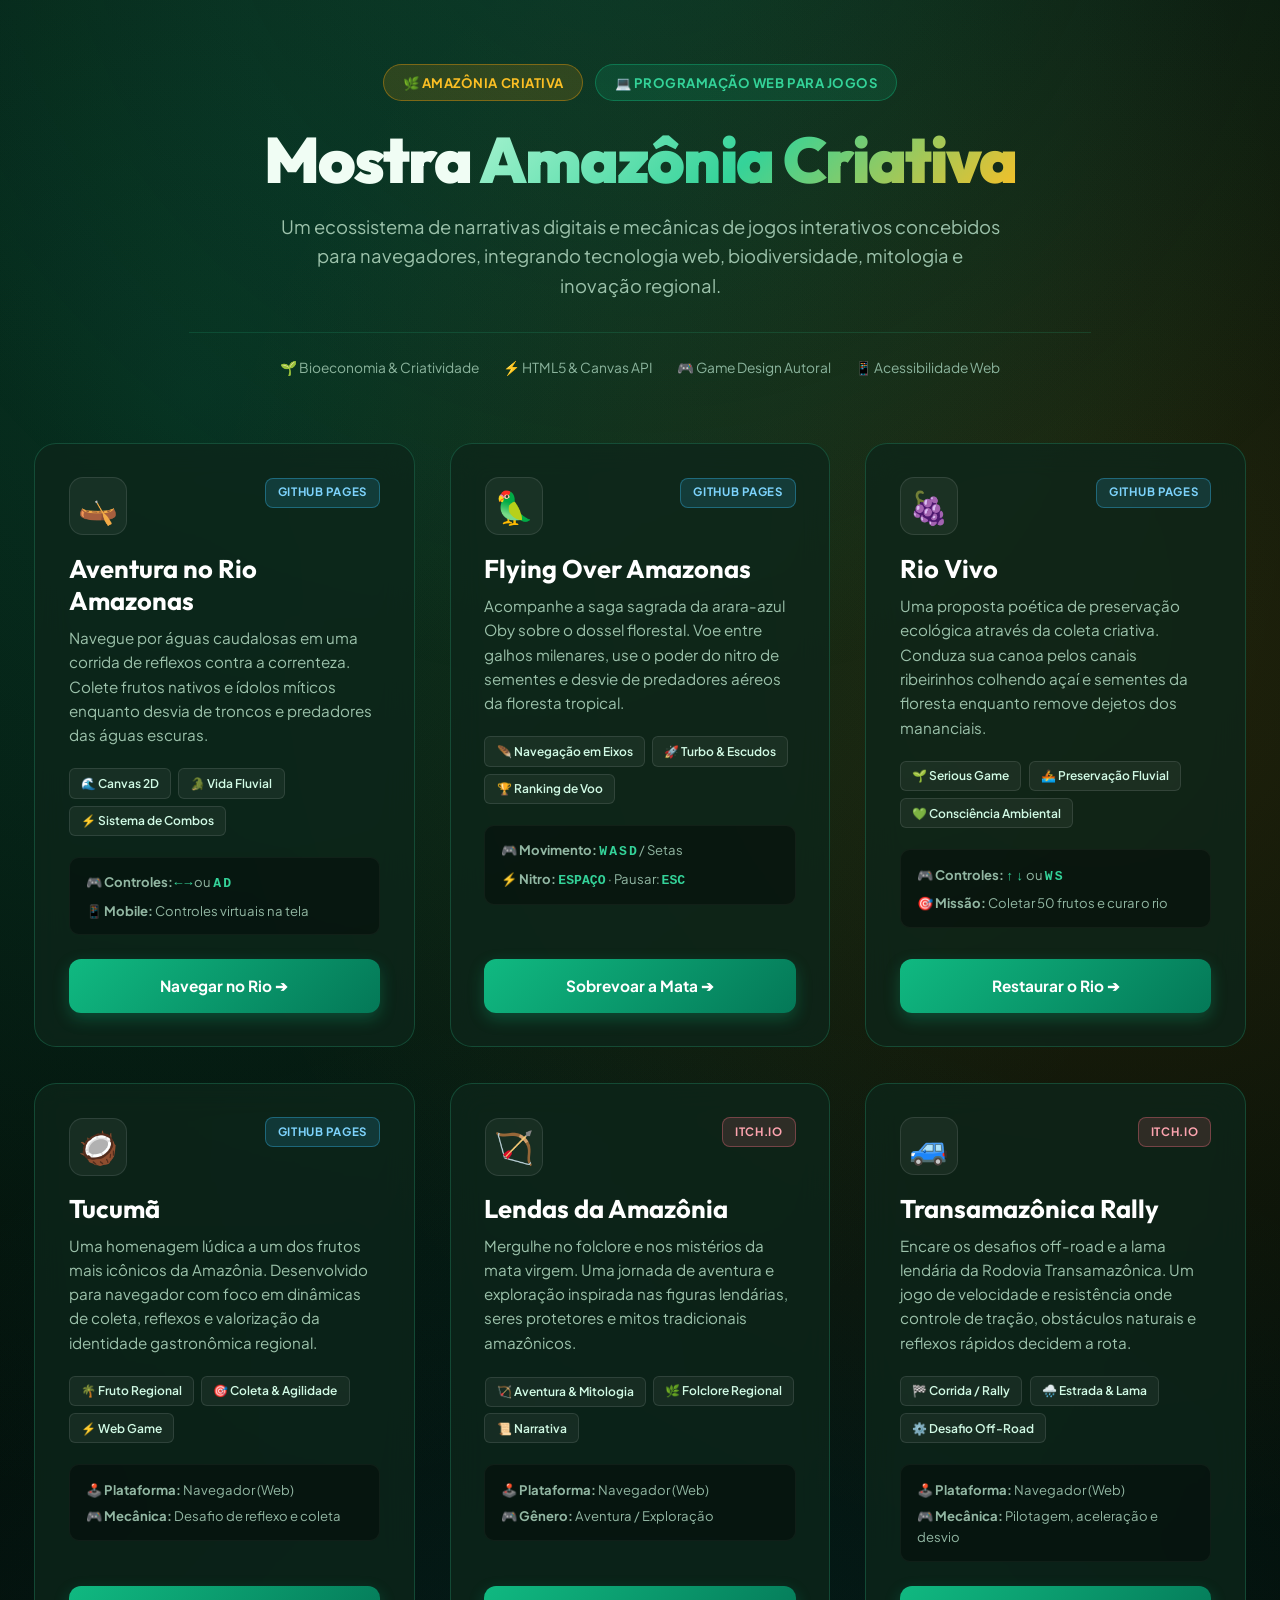
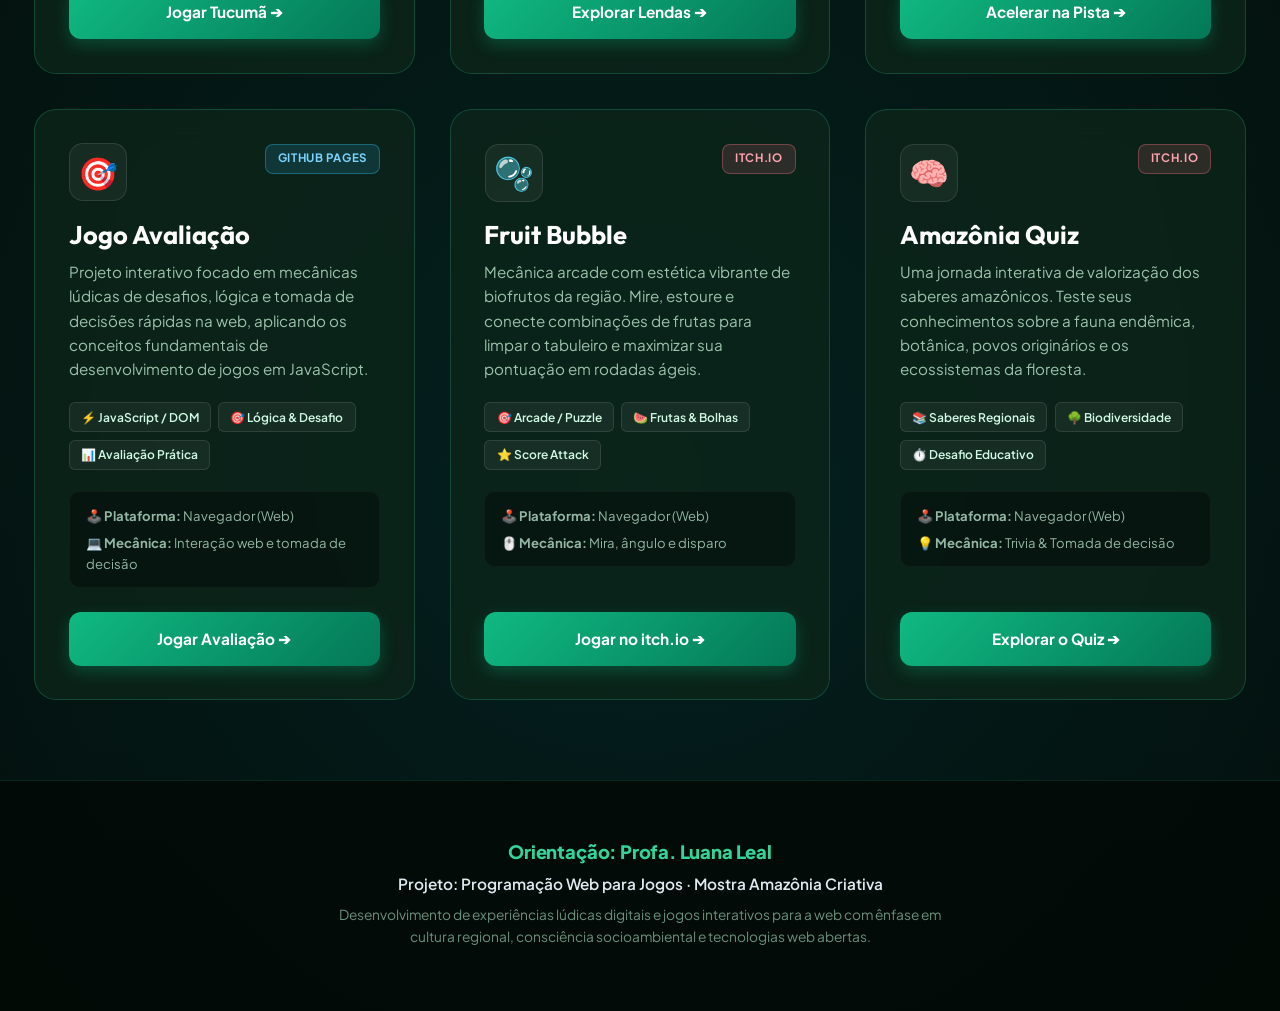
<file: index.html>
<!DOCTYPE html>
<html lang="pt-BR">
<head>
  <meta charset="UTF-8" />
  <meta name="viewport" content="width=device-width, initial-scale=1.0" />
  <title>Amazônia Criativa - Programação Web para Jogos</title>
  
  <!-- Favicon via SVG -->
  <link rel="icon" href="data:image/svg+xml,<svg xmlns=%22http://www.w3.org/2000/svg%22 viewBox=%220 0 100 100%22><text y=%22.9em%22 font-size=%2290%22>🌿</text></svg>">

  <!-- Fontes -->
  <link rel="preconnect" href="https://fonts.googleapis.com">
  <link rel="preconnect" href="https://fonts.gstatic.com" crossorigin>
  <link href="https://fonts.googleapis.com/css2?family=Outfit:wght@500;600;700;800;900&family=Plus+Jakarta+Sans:wght@400;500;600;700&display=swap" rel="stylesheet">
  
  <!-- Estilos Externos -->
  <link rel="stylesheet" href="style.css" />
</head>
<body>

  <div class="glow-overlay"></div>

  <header>
    <div class="badge-wrapper">
      <div class="badge badge-hub">🌿 Amazônia Criativa</div>
      <div class="badge badge-course">💻 Programação Web para Jogos</div>
    </div>
    
    <h1>Mostra <span class="grad-title">Amazônia Criativa</span></h1>
    <p class="subtitle">
      Um ecossistema de narrativas digitais e mecânicas de jogos interativos concebidos para navegadores, integrando tecnologia web, biodiversidade, mitologia e inovação regional.
    </p>

    <div class="concept-strip">
      <span>🌱 Bioeconomia & Criatividade</span>
      <span>⚡ HTML5 & Canvas API</span>
      <span>🎮 Game Design Autoral</span>
      <span>📱 Acessibilidade Web</span>
    </div>
  </header>

  <main>
    <section class="games-grid">

      <!-- Card 1: Amazon River Game -->
      <article class="game-card">
        <div>
          <div class="card-head">
            <div class="game-icon-frame">🛶</div>
            <span class="platform-pill github">GitHub Pages</span>
          </div>
          <h2 class="game-title">Aventura no Rio Amazonas</h2>
          <p class="game-desc">
            Navegue por águas caudalosas em uma corrida de reflexos contra a correnteza. Colete frutos nativos e ídolos míticos enquanto desvia de troncos e predadores das águas escuras.
          </p>
          <div class="tags">
            <span class="tag">🌊 Canvas 2D</span>
            <span class="tag">🐊 Vida Fluvial</span>
            <span class="tag">⚡ Sistema de Combos</span>
          </div>
          <div class="meta-box">
            <div>🎮 <strong>Controles:</strong> <code>←</code> <code>→</code> ou <code>A</code> <code>D</code></div>
            <div>📱 <strong>Mobile:</strong> Controles virtuais na tela</div>
          </div>
        </div>
        <a href="https://wrrafael.github.io/Amazon-River-Game/" target="_blank" rel="noopener noreferrer" class="btn-play">
          Navegar no Rio ➔
        </a>
      </article>

      <!-- Card 2: Flying Over Amazonas -->
      <article class="game-card">
        <div>
          <div class="card-head">
            <div class="game-icon-frame">🦜</div>
            <span class="platform-pill github">GitHub Pages</span>
          </div>
          <h2 class="game-title">Flying Over Amazonas</h2>
          <p class="game-desc">
            Acompanhe a saga sagrada da arara-azul Oby sobre o dossel florestal. Voe entre galhos milenares, use o poder do nitro de sementes e desvie de predadores aéreos da floresta tropical.
          </p>
          <div class="tags">
            <span class="tag">🪶 Navegação em Eixos</span>
            <span class="tag">🚀 Turbo & Escudos</span>
            <span class="tag">🏆 Ranking de Voo</span>
          </div>
          <div class="meta-box">
            <div>🎮 <strong>Movimento:</strong> <code>W</code> <code>A</code> <code>S</code> <code>D</code> / Setas</div>
            <div>⚡ <strong>Nitro:</strong> <code>ESPAÇO</code> · Pausar: <code>ESC</code></div>
          </div>
        </div>
        <a href="https://schrodinger3301.github.io/Flying-Over-Amazonas/" target="_blank" rel="noopener noreferrer" class="btn-play">
          Sobrevoar a Mata ➔
        </a>
      </article>

      <!-- Card 3: Rio Vivo -->
      <article class="game-card">
        <div>
          <div class="card-head">
            <div class="game-icon-frame">🍇</div>
            <span class="platform-pill github">GitHub Pages</span>
          </div>
          <h2 class="game-title">Rio Vivo</h2>
          <p class="game-desc">
            Uma proposta poética de preservação ecológica através da coleta criativa. Conduza sua canoa pelos canais ribeirinhos colhendo açaí e sementes da floresta enquanto remove dejetos dos mananciais.
          </p>
          <div class="tags">
            <span class="tag">🌱 Serious Game</span>
            <span class="tag">🚣 Preservação Fluvial</span>
            <span class="tag">💚 Consciência Ambiental</span>
          </div>
          <div class="meta-box">
            <div>🎮 <strong>Controles:</strong> <code>↑</code> <code>↓</code> ou <code>W</code> <code>S</code></div>
            <div>🎯 <strong>Missão:</strong> Coletar 50 frutos e curar o rio</div>
          </div>
        </div>
        <a href="https://hikarikoala.github.io/Rio-Vivo/" target="_blank" rel="noopener noreferrer" class="btn-play">
          Restaurar o Rio ➔
        </a>
      </article>

      <!-- Card 4: Tucumã -->
      <article class="game-card">
        <div>
          <div class="card-head">
            <div class="game-icon-frame">🥥</div>
            <span class="platform-pill github">GitHub Pages</span>
          </div>
          <h2 class="game-title">Tucumã</h2>
          <p class="game-desc">
            Uma homenagem lúdica a um dos frutos mais icônicos da Amazônia. Desenvolvido para navegador com foco em dinâmicas de coleta, reflexos e valorização da identidade gastronômica regional.
          </p>
          <div class="tags">
            <span class="tag">🌴 Fruto Regional</span>
            <span class="tag">🎯 Coleta & Agilidade</span>
            <span class="tag">⚡ Web Game</span>
          </div>
          <div class="meta-box">
            <div>🕹️ <strong>Plataforma:</strong> Navegador (Web)</div>
            <div>🎮 <strong>Mecânica:</strong> Desafio de reflexo e coleta</div>
          </div>
        </div>
        <a href="https://andredasilvaveeras-spec.github.io/tucuma/" target="_blank" rel="noopener noreferrer" class="btn-play">
          Jogar Tucumã ➔
        </a>
      </article>

      <!-- Card 5: Lendas da Amazônia -->
      <article class="game-card">
        <div>
          <div class="card-head">
            <div class="game-icon-frame">🏹</div>
            <span class="platform-pill itch">itch.io</span>
          </div>
          <h2 class="game-title">Lendas da Amazônia</h2>
          <p class="game-desc">
            Mergulhe no folclore e nos mistérios da mata virgem. Uma jornada de aventura e exploração inspirada nas figuras lendárias, seres protetores e mitos tradicionais amazônicos.
          </p>
          <div class="tags">
            <span class="tag">🏹 Aventura & Mitologia</span>
            <span class="tag">🌿 Folclore Regional</span>
            <span class="tag">📜 Narrativa</span>
          </div>
          <div class="meta-box">
            <div>🕹️ <strong>Plataforma:</strong> Navegador (Web)</div>
            <div>🎮 <strong>Gênero:</strong> Aventura / Exploração</div>
          </div>
        </div>
        <a href="https://kkael1105.itch.io/lendas-da-amazonia" target="_blank" rel="noopener noreferrer" class="btn-play">
          Explorar Lendas ➔
        </a>
      </article>

      <!-- Card 6: Transamazônica Rally -->
      <article class="game-card">
        <div>
          <div class="card-head">
            <div class="game-icon-frame">🚙</div>
            <span class="platform-pill itch">itch.io</span>
          </div>
          <h2 class="game-title">Transamazônica Rally</h2>
          <p class="game-desc">
            Encare os desafios off-road e a lama lendária da Rodovia Transamazônica. Um jogo de velocidade e resistência onde controle de tração, obstáculos naturais e reflexos rápidos decidem a rota.
          </p>
          <div class="tags">
            <span class="tag">🏁 Corrida / Rally</span>
            <span class="tag">🌧️ Estrada & Lama</span>
            <span class="tag">⚙️ Desafio Off-Road</span>
          </div>
          <div class="meta-box">
            <div>🕹️ <strong>Plataforma:</strong> Navegador (Web)</div>
            <div>🎮 <strong>Mecânica:</strong> Pilotagem, aceleração e desvio</div>
          </div>
        </div>
        <a href="https://gabriel-felps.itch.io/transamazonicarally" target="_blank" rel="noopener noreferrer" class="btn-play">
          Acelerar na Pista ➔
        </a>
      </article>

      <!-- Card 7: Jogo Avaliação -->
      <article class="game-card">
        <div>
          <div class="card-head">
            <div class="game-icon-frame">🎯</div>
            <span class="platform-pill github">GitHub Pages</span>
          </div>
          <h2 class="game-title">Jogo Avaliação</h2>
          <p class="game-desc">
            Projeto interativo focado em mecânicas lúdicas de desafios, lógica e tomada de decisões rápidas na web, aplicando os conceitos fundamentais de desenvolvimento de jogos em JavaScript.
          </p>
          <div class="tags">
            <span class="tag">⚡ JavaScript / DOM</span>
            <span class="tag">🎯 Lógica & Desafio</span>
            <span class="tag">📊 Avaliação Prática</span>
          </div>
          <div class="meta-box">
            <div>🕹️ <strong>Plataforma:</strong> Navegador (Web)</div>
            <div>💻 <strong>Mecânica:</strong> Interação web e tomada de decisão</div>
          </div>
        </div>
        <a href="https://edvancosta154-creator.github.io/Jogo-Avaliacao/" target="_blank" rel="noopener noreferrer" class="btn-play">
          Jogar Avaliação ➔
        </a>
      </article>

      <!-- Card 8: Fruit Bubble -->
      <article class="game-card">
        <div>
          <div class="card-head">
            <div class="game-icon-frame">🫧</div>
            <span class="platform-pill itch">itch.io</span>
          </div>
          <h2 class="game-title">Fruit Bubble</h2>
          <p class="game-desc">
            Mecânica arcade com estética vibrante de biofrutos da região. Mire, estoure e conecte combinações de frutas para limpar o tabuleiro e maximizar sua pontuação em rodadas ágeis.
          </p>
          <div class="tags">
            <span class="tag">🎯 Arcade / Puzzle</span>
            <span class="tag">🍉 Frutas & Bolhas</span>
            <span class="tag">⭐ Score Attack</span>
          </div>
          <div class="meta-box">
            <div>🕹️ <strong>Plataforma:</strong> Navegador (Web)</div>
            <div>🖱️ <strong>Mecânica:</strong> Mira, ângulo e disparo</div>
          </div>
        </div>
        <a href="https://joaovitorsouzasena.itch.io/fruit-bubble" target="_blank" rel="noopener noreferrer" class="btn-play">
          Jogar no itch.io ➔
        </a>
      </article>

      <!-- Card 9: Amazônia Quiz -->
      <article class="game-card">
        <div>
          <div class="card-head">
            <div class="game-icon-frame">🧠</div>
            <span class="platform-pill itch">itch.io</span>
          </div>
          <h2 class="game-title">Amazônia Quiz</h2>
          <p class="game-desc">
            Uma jornada interativa de valorização dos saberes amazônicos. Teste seus conhecimentos sobre a fauna endêmica, botânica, povos originários e os ecossistemas da floresta.
          </p>
          <div class="tags">
            <span class="tag">📚 Saberes Regionais</span>
            <span class="tag">🌳 Biodiversidade</span>
            <span class="tag">⏱️ Desafio Educativo</span>
          </div>
          <div class="meta-box">
            <div>🕹️ <strong>Plataforma:</strong> Navegador (Web)</div>
            <div>💡 <strong>Mecânica:</strong> Trivia & Tomada de decisão</div>
          </div>
        </div>
        <a href="https://mindsev.itch.io/amaznia-quiz" target="_blank" rel="noopener noreferrer" class="btn-play">
          Explorar o Quiz ➔
        </a>
      </article>

    </section>
  </main>

  <footer>
    <p class="footer-advisor">Orientação: Profa. Luana Leal</p>
    <p class="footer-project">Projeto: Programação Web para Jogos · Mostra Amazônia Criativa</p>
    <p class="footer-desc">
      Desenvolvimento de experiências lúdicas digitais e jogos interativos para a web com ênfase em cultura regional, consciência socioambiental e tecnologias web abertas.
    </p>
  </footer>

</body>
</html>
</file>
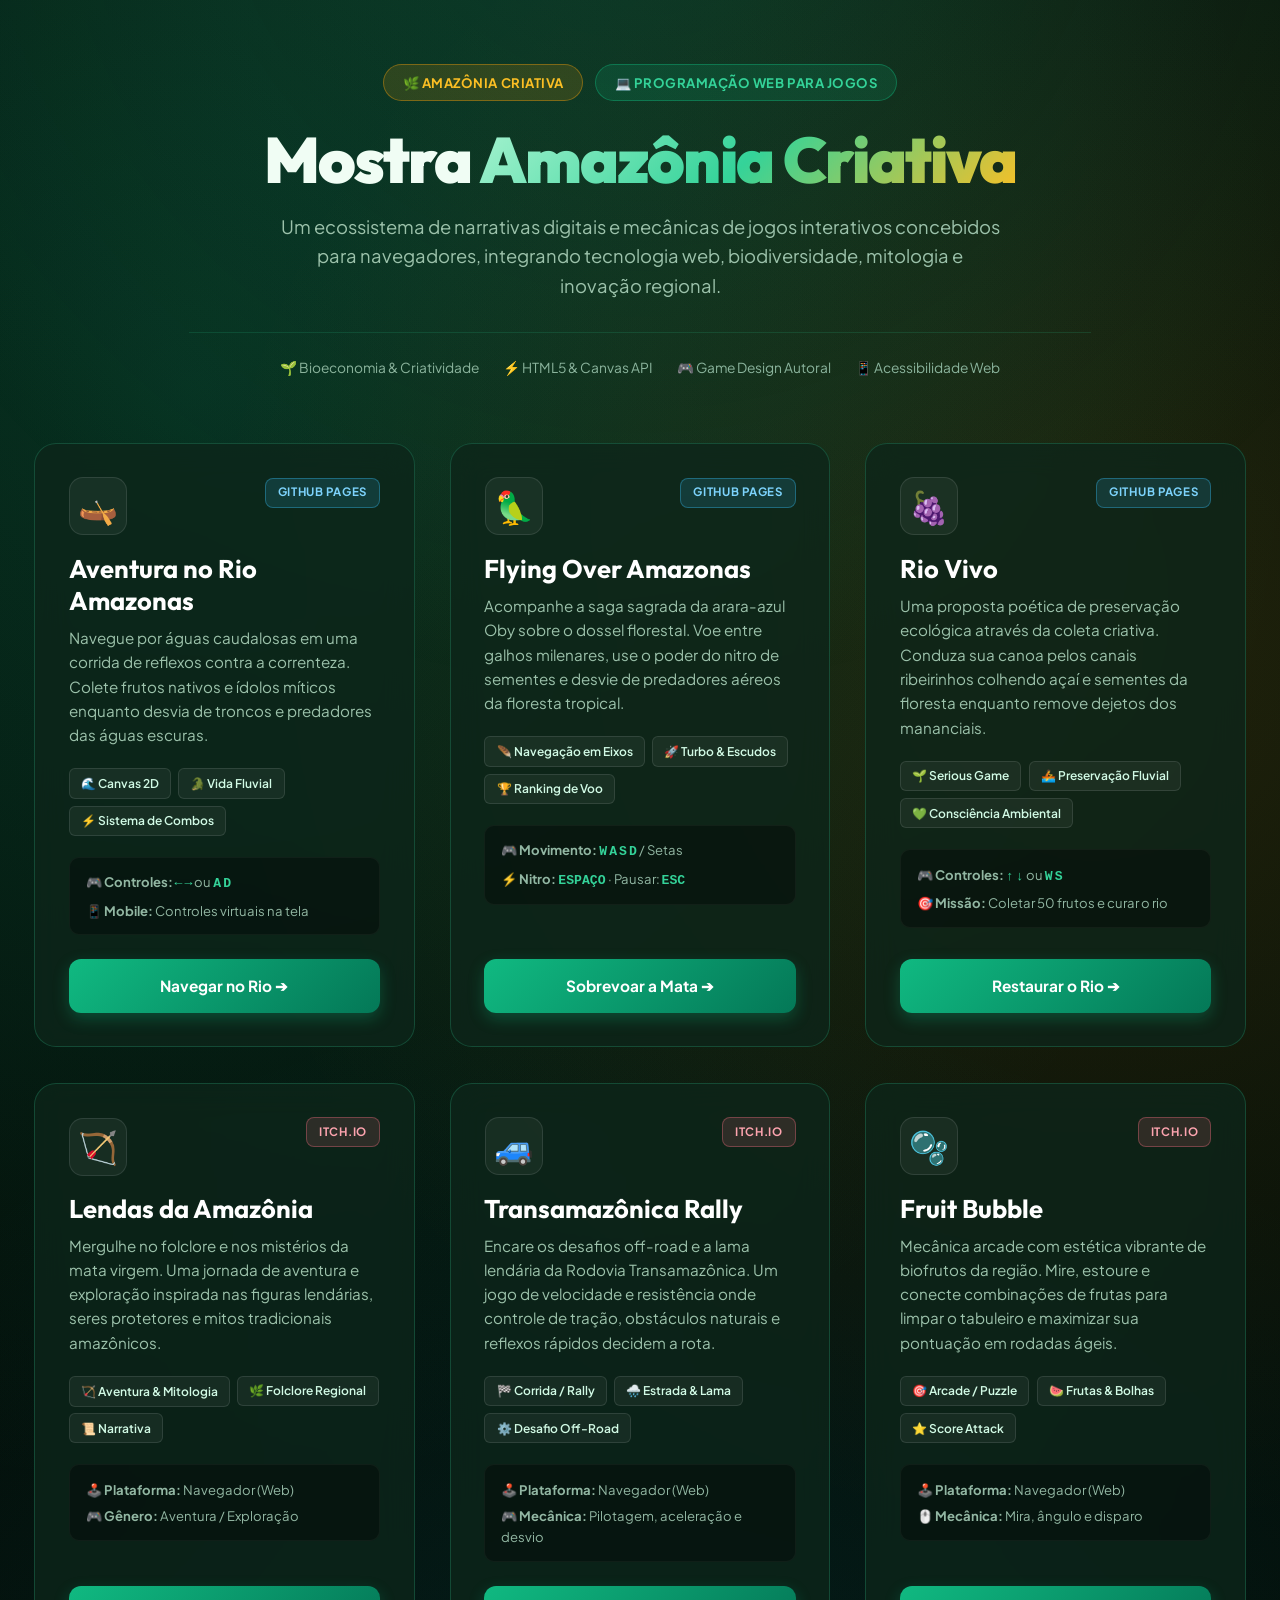
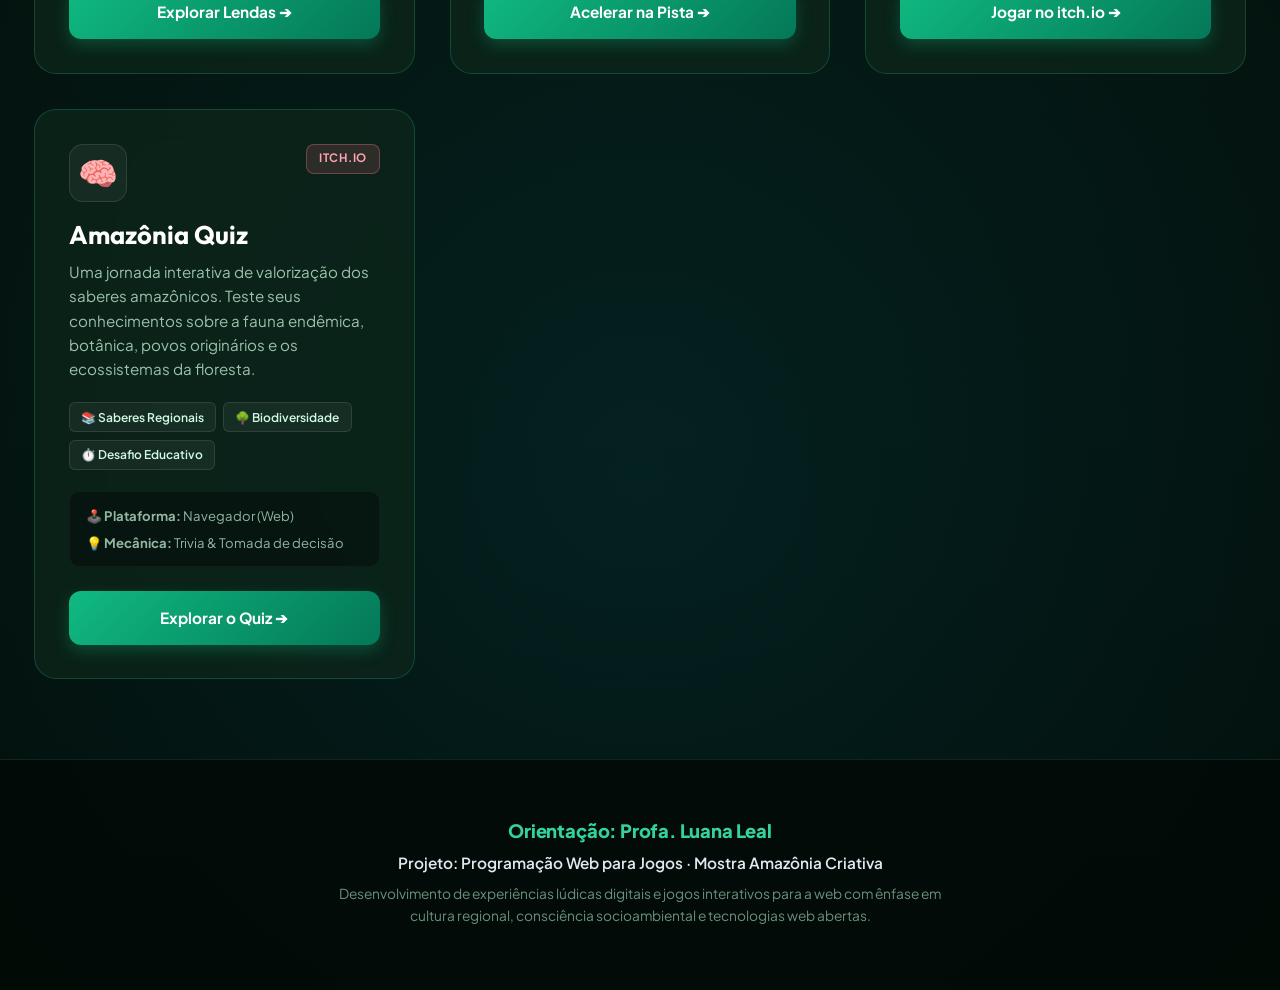
<file: jogos.html>
<!DOCTYPE html>
<html lang="pt-BR">
<head>
  <meta charset="UTF-8" />
  <meta name="viewport" content="width=device-width, initial-scale=1.0" />
  <title>Amazônia Criativa - Programação Web para Jogos</title>
  
  <!-- Favicon via SVG (funciona direto sem arquivo externo) -->
  <link rel="icon" href="data:image/svg+xml,<svg xmlns=%22http://www.w3.org/2000/svg%22 viewBox=%220 0 100 100%22><text y=%22.9em%22 font-size=%2290%22>🌿</text></svg>">
  <!-- Caso queira usar um arquivo próprio no futuro: <link rel="icon" type="image/x-icon" href="favicon.ico"> -->

  <!-- Fontes -->
  <link rel="preconnect" href="https://fonts.googleapis.com">
  <link rel="preconnect" href="https://fonts.gstatic.com" crossorigin>
  <link href="https://fonts.googleapis.com/css2?family=Outfit:wght@500;600;700;800;900&family=Plus+Jakarta+Sans:wght@400;500;600;700&display=swap" rel="stylesheet">
  
  <!-- Estilos Externos -->
  <link rel="stylesheet" href="style.css" />
</head>
<body>

  <div class="glow-overlay"></div>

  <header>
    <div class="badge-wrapper">
      <div class="badge badge-hub">🌿 Amazônia Criativa</div>
      <div class="badge badge-course">💻 Programação Web para Jogos</div>
    </div>
    
    <h1>Mostra <span class="grad-title">Amazônia Criativa</span></h1>
    <p class="subtitle">
      Um ecossistema de narrativas digitais e mecânicas de jogos interativos concebidos para navegadores, integrando tecnologia web, biodiversidade, mitologia e inovação regional.
    </p>

    <div class="concept-strip">
      <span>🌱 Bioeconomia & Criatividade</span>
      <span>⚡ HTML5 & Canvas API</span>
      <span>🎮 Game Design Autoral</span>
      <span>📱 Acessibilidade Web</span>
    </div>
  </header>

  <main>
    <section class="games-grid">

      <!-- Card 1: Amazon River Game -->
      <article class="game-card">
        <div>
          <div class="card-head">
            <div class="game-icon-frame">🛶</div>
            <span class="platform-pill github">GitHub Pages</span>
          </div>
          <h2 class="game-title">Aventura no Rio Amazonas</h2>
          <p class="game-desc">
            Navegue por águas caudalosas em uma corrida de reflexos contra a correnteza. Colete frutos nativos e ídolos míticos enquanto desvia de troncos e predadores das águas escuras.
          </p>
          <div class="tags">
            <span class="tag">🌊 Canvas 2D</span>
            <span class="tag">🐊 Vida Fluvial</span>
            <span class="tag">⚡ Sistema de Combos</span>
          </div>
          <div class="meta-box">
            <div>🎮 <strong>Controles:</strong> <code>←</code> <code>→</code> ou <code>A</code> <code>D</code></div>
            <div>📱 <strong>Mobile:</strong> Controles virtuais na tela</div>
          </div>
        </div>
        <a href="https://wrrafael.github.io/Amazon-River-Game/" target="_blank" rel="noopener noreferrer" class="btn-play">
          Navegar no Rio ➔
        </a>
      </article>

      <!-- Card 2: Flying Over Amazonas -->
      <article class="game-card">
        <div>
          <div class="card-head">
            <div class="game-icon-frame">🦜</div>
            <span class="platform-pill github">GitHub Pages</span>
          </div>
          <h2 class="game-title">Flying Over Amazonas</h2>
          <p class="game-desc">
            Acompanhe a saga sagrada da arara-azul Oby sobre o dossel florestal. Voe entre galhos milenares, use o poder do nitro de sementes e desvie de predadores aéreos da floresta tropical.
          </p>
          <div class="tags">
            <span class="tag">🪶 Navegação em Eixos</span>
            <span class="tag">🚀 Turbo & Escudos</span>
            <span class="tag">🏆 Ranking de Voo</span>
          </div>
          <div class="meta-box">
            <div>🎮 <strong>Movimento:</strong> <code>W</code> <code>A</code> <code>S</code> <code>D</code> / Setas</div>
            <div>⚡ <strong>Nitro:</strong> <code>ESPAÇO</code> · Pausar: <code>ESC</code></div>
          </div>
        </div>
        <a href="https://schrodinger3301.github.io/Flying-Over-Amazonas/" target="_blank" rel="noopener noreferrer" class="btn-play">
          Sobrevoar a Mata ➔
        </a>
      </article>

      <!-- Card 3: Rio Vivo -->
      <article class="game-card">
        <div>
          <div class="card-head">
            <div class="game-icon-frame">🍇</div>
            <span class="platform-pill github">GitHub Pages</span>
          </div>
          <h2 class="game-title">Rio Vivo</h2>
          <p class="game-desc">
            Uma proposta poética de preservação ecológica através da coleta criativa. Conduza sua canoa pelos canais ribeirinhos colhendo açaí e sementes da floresta enquanto remove dejetos dos mananciais.
          </p>
          <div class="tags">
            <span class="tag">🌱 Serious Game</span>
            <span class="tag">🚣 Preservação Fluvial</span>
            <span class="tag">💚 Consciência Ambiental</span>
          </div>
          <div class="meta-box">
            <div>🎮 <strong>Controles:</strong> <code>↑</code> <code>↓</code> ou <code>W</code> <code>S</code></div>
            <div>🎯 <strong>Missão:</strong> Coletar 50 frutos e curar o rio</div>
          </div>
        </div>
        <a href="https://hikarikoala.github.io/Rio-Vivo/" target="_blank" rel="noopener noreferrer" class="btn-play">
          Restaurar o Rio ➔
        </a>
      </article>

      <!-- Card 4: Lendas da Amazônia -->
      <article class="game-card">
        <div>
          <div class="card-head">
            <div class="game-icon-frame">🏹</div>
            <span class="platform-pill itch">itch.io</span>
          </div>
          <h2 class="game-title">Lendas da Amazônia</h2>
          <p class="game-desc">
            Mergulhe no folclore e nos mistérios da mata virgem. Uma jornada de aventura e exploração inspirada nas figuras lendárias, seres protetores e mitos tradicionais amazônicos.
          </p>
          <div class="tags">
            <span class="tag">🏹 Aventura & Mitologia</span>
            <span class="tag">🌿 Folclore Regional</span>
            <span class="tag">📜 Narrativa</span>
          </div>
          <div class="meta-box">
            <div>🕹️ <strong>Plataforma:</strong> Navegador (Web)</div>
            <div>🎮 <strong>Gênero:</strong> Aventura / Exploração</div>
          </div>
        </div>
        <a href="https://kkael1105.itch.io/lendas-da-amazonia" target="_blank" rel="noopener noreferrer" class="btn-play">
          Explorar Lendas ➔
        </a>
      </article>

      <!-- Card 5: Transamazônica Rally -->
      <article class="game-card">
        <div>
          <div class="card-head">
            <div class="game-icon-frame">🚙</div>
            <span class="platform-pill itch">itch.io</span>
          </div>
          <h2 class="game-title">Transamazônica Rally</h2>
          <p class="game-desc">
            Encare os desafios off-road e a lama lendária da Rodovia Transamazônica. Um jogo de velocidade e resistência onde controle de tração, obstáculos naturais e reflexos rápidos decidem a rota.
          </p>
          <div class="tags">
            <span class="tag">🏁 Corrida / Rally</span>
            <span class="tag">🌧️ Estrada & Lama</span>
            <span class="tag">⚙️ Desafio Off-Road</span>
          </div>
          <div class="meta-box">
            <div>🕹️ <strong>Plataforma:</strong> Navegador (Web)</div>
            <div>🎮 <strong>Mecânica:</strong> Pilotagem, aceleração e desvio</div>
          </div>
        </div>
        <a href="https://gabriel-felps.itch.io/transamazonicarally" target="_blank" rel="noopener noreferrer" class="btn-play">
          Acelerar na Pista ➔
        </a>
      </article>

      <!-- Card 6: Fruit Bubble -->
      <article class="game-card">
        <div>
          <div class="card-head">
            <div class="game-icon-frame">🫧</div>
            <span class="platform-pill itch">itch.io</span>
          </div>
          <h2 class="game-title">Fruit Bubble</h2>
          <p class="game-desc">
            Mecânica arcade com estética vibrante de biofrutos da região. Mire, estoure e conecte combinações de frutas para limpar o tabuleiro e maximizar sua pontuação em rodadas ágeis.
          </p>
          <div class="tags">
            <span class="tag">🎯 Arcade / Puzzle</span>
            <span class="tag">🍉 Frutas & Bolhas</span>
            <span class="tag">⭐ Score Attack</span>
          </div>
          <div class="meta-box">
            <div>🕹️ <strong>Plataforma:</strong> Navegador (Web)</div>
            <div>🖱️ <strong>Mecânica:</strong> Mira, ângulo e disparo</div>
          </div>
        </div>
        <a href="https://joaovitorsouzasena.itch.io/fruit-bubble" target="_blank" rel="noopener noreferrer" class="btn-play">
          Jogar no itch.io ➔
        </a>
      </article>

      <!-- Card 7: Amazônia Quiz -->
      <article class="game-card">
        <div>
          <div class="card-head">
            <div class="game-icon-frame">🧠</div>
            <span class="platform-pill itch">itch.io</span>
          </div>
          <h2 class="game-title">Amazônia Quiz</h2>
          <p class="game-desc">
            Uma jornada interativa de valorização dos saberes amazônicos. Teste seus conhecimentos sobre a fauna endêmica, botânica, povos originários e os ecossistemas da floresta.
          </p>
          <div class="tags">
            <span class="tag">📚 Saberes Regionais</span>
            <span class="tag">🌳 Biodiversidade</span>
            <span class="tag">⏱️ Desafio Educativo</span>
          </div>
          <div class="meta-box">
            <div>🕹️ <strong>Plataforma:</strong> Navegador (Web)</div>
            <div>💡 <strong>Mecânica:</strong> Trivia & Tomada de decisão</div>
          </div>
        </div>
        <a href="https://mindsev.itch.io/amaznia-quiz" target="_blank" rel="noopener noreferrer" class="btn-play">
          Explorar o Quiz ➔
        </a>
      </article>

    </section>
  </main>

  <footer>
    <p class="footer-advisor">Orientação: Profa. Luana Leal</p>
    <p class="footer-project">Projeto: Programação Web para Jogos · Mostra Amazônia Criativa</p>
    <p class="footer-desc">
      Desenvolvimento de experiências lúdicas digitais e jogos interativos para a web com ênfase em cultura regional, consciência socioambiental e tecnologias web abertas.
    </p>
  </footer>

</body>
</html>
</file>
<file: style.css>
:root {
  --bg-deep: #05140c;
  --bg-surface: #0a2115;
  --card-bg: rgba(13, 38, 26, 0.78);
  --card-border: rgba(52, 211, 153, 0.22);
  --brand-green: #10b981;
  --brand-light-green: #34d399;
  --brand-amber: #f59e0b;
  --brand-gold: #fbbf24;
  --brand-cyan: #06b6d4;
  --text-main: #f0fdf4;
  --text-muted: #9cc2ab;
  --pill-bg: rgba(16, 185, 129, 0.12);
}

* {
  box-sizing: border-box;
  margin: 0;
  padding: 0;
}

body {
  font-family: 'Plus Jakarta Sans', sans-serif;
  background-color: var(--bg-deep);
  background-image: 
    radial-gradient(circle at 15% 15%, rgba(16, 185, 129, 0.18) 0%, transparent 45%),
    radial-gradient(circle at 85% 25%, rgba(245, 158, 11, 0.12) 0%, transparent 40%),
    radial-gradient(circle at 50% 80%, rgba(6, 182, 212, 0.12) 0%, transparent 50%),
    linear-gradient(180deg, #05140c 0%, #030a06 100%);
  color: var(--text-main);
  min-height: 100vh;
  line-height: 1.6;
}

.glow-overlay {
  position: fixed;
  top: 0;
  left: 0;
  width: 100%;
  height: 100%;
  pointer-events: none;
  background: radial-gradient(circle at 50% -20%, rgba(52, 211, 153, 0.15), transparent 70%);
  z-index: 0;
}

header {
  position: relative;
  z-index: 1;
  text-align: center;
  padding: 4rem 1.5rem 2rem;
  max-width: 950px;
  margin: 0 auto;
}

.badge-wrapper {
  display: flex;
  justify-content: center;
  align-items: center;
  flex-wrap: wrap;
  gap: 0.75rem;
  margin-bottom: 1.5rem;
}

.badge {
  display: inline-flex;
  align-items: center;
  gap: 0.5rem;
  font-size: 0.82rem;
  font-weight: 700;
  padding: 0.45rem 1.15rem;
  border-radius: 999px;
  letter-spacing: 0.04em;
  text-transform: uppercase;
}

.badge-hub {
  background: rgba(245, 158, 11, 0.15);
  border: 1px solid rgba(245, 158, 11, 0.4);
  color: var(--brand-gold);
}

.badge-course {
  background: rgba(16, 185, 129, 0.15);
  border: 1px solid rgba(16, 185, 129, 0.4);
  color: var(--brand-light-green);
}

h1 {
  font-family: 'Outfit', sans-serif;
  font-size: clamp(2.4rem, 5.5vw, 4rem);
  font-weight: 900;
  letter-spacing: -0.03em;
  line-height: 1.1;
  margin-bottom: 1rem;
}

h1 .grad-title {
  background: linear-gradient(135deg, #a7f3d0 0%, #34d399 50%, #fbbf24 100%);
  -webkit-background-clip: text;
  -webkit-text-fill-color: transparent;
}

p.subtitle {
  font-size: 1.15rem;
  color: var(--text-muted);
  max-width: 720px;
  margin: 0 auto;
  font-weight: 400;
}

.concept-strip {
  display: flex;
  justify-content: center;
  flex-wrap: wrap;
  gap: 1.5rem;
  margin-top: 2rem;
  padding-top: 1.5rem;
  border-top: 1px solid rgba(52, 211, 153, 0.15);
  font-size: 0.86rem;
  color: #8bb49d;
}

.concept-strip span {
  display: inline-flex;
  align-items: center;
  gap: 0.4rem;
}

main {
  position: relative;
  z-index: 1;
  max-width: 1260px;
  margin: 2rem auto 5rem;
  padding: 0 1.5rem;
}

.games-grid {
  display: grid;
  grid-template-columns: repeat(auto-fit, minmax(330px, 1fr));
  gap: 2.2rem;
}

.game-card {
  background: var(--card-bg);
  backdrop-filter: blur(16px);
  border: 1px solid var(--card-border);
  border-radius: 22px;
  padding: 2.1rem;
  display: flex;
  flex-direction: column;
  justify-content: space-between;
  position: relative;
  overflow: hidden;
  transition: transform 0.28s cubic-bezier(0.2, 0, 0, 1), border-color 0.28s ease, box-shadow 0.28s ease;
}

.game-card::before {
  content: "";
  position: absolute;
  top: 0;
  left: 0;
  right: 0;
  height: 3px;
  background: linear-gradient(90deg, transparent, var(--brand-light-green), transparent);
  opacity: 0;
  transition: opacity 0.3s ease;
}

.game-card:hover {
  transform: translateY(-8px);
  border-color: rgba(52, 211, 153, 0.55);
  box-shadow: 0 20px 40px rgba(0, 0, 0, 0.45), 0 0 25px rgba(16, 185, 129, 0.16);
}

.game-card:hover::before {
  opacity: 1;
}

.card-head {
  display: flex;
  justify-content: space-between;
  align-items: flex-start;
  margin-bottom: 1.1rem;
}

.game-icon-frame {
  width: 58px;
  height: 58px;
  border-radius: 14px;
  background: rgba(255, 255, 255, 0.05);
  border: 1px solid rgba(255, 255, 255, 0.1);
  display: flex;
  align-items: center;
  justify-content: center;
  font-size: 2rem;
}

.platform-pill {
  font-size: 0.72rem;
  font-weight: 700;
  text-transform: uppercase;
  letter-spacing: 0.06em;
  padding: 0.3rem 0.75rem;
  border-radius: 8px;
}

.platform-pill.github {
  background: rgba(56, 189, 248, 0.14);
  border: 1px solid rgba(56, 189, 248, 0.35);
  color: #7dd3fc;
}

.platform-pill.itch {
  background: rgba(251, 113, 133, 0.14);
  border: 1px solid rgba(251, 113, 133, 0.35);
  color: #fda4af;
}

.game-title {
  font-family: 'Outfit', sans-serif;
  font-size: 1.6rem;
  font-weight: 700;
  margin-bottom: 0.55rem;
  color: #ffffff;
  line-height: 1.25;
}

.game-desc {
  color: var(--text-muted);
  font-size: 0.95rem;
  margin-bottom: 1.3rem;
  flex-grow: 1;
}

.tags {
  display: flex;
  flex-wrap: wrap;
  gap: 0.45rem;
  margin-bottom: 1.3rem;
}

.tag {
  font-size: 0.75rem;
  font-weight: 600;
  background: rgba(255, 255, 255, 0.05);
  border: 1px solid rgba(255, 255, 255, 0.1);
  padding: 0.28rem 0.7rem;
  border-radius: 6px;
  color: #d1fae5;
}

.meta-box {
  font-size: 0.82rem;
  color: #92b7a3;
  background: rgba(0, 0, 0, 0.35);
  padding: 0.85rem 1rem;
  border-radius: 10px;
  margin-bottom: 1.5rem;
  display: flex;
  flex-direction: column;
  gap: 0.35rem;
  border: 1px solid rgba(255, 255, 255, 0.04);
}

.meta-box code {
  color: var(--brand-light-green);
  font-weight: 700;
}

.btn-play {
  display: inline-flex;
  align-items: center;
  justify-content: center;
  gap: 0.6rem;
  background: linear-gradient(135deg, #10b981 0%, #047857 100%);
  color: #ffffff;
  font-weight: 700;
  font-size: 0.96rem;
  text-decoration: none;
  padding: 0.9rem 1.4rem;
  border-radius: 12px;
  transition: filter 0.2s ease, transform 0.2s ease, box-shadow 0.2s ease;
  box-shadow: 0 6px 16px rgba(16, 185, 129, 0.28);
}

.btn-play:hover {
  filter: brightness(1.15);
  transform: translateY(-2px);
  box-shadow: 0 8px 22px rgba(16, 185, 129, 0.42);
}

footer {
  position: relative;
  z-index: 1;
  text-align: center;
  padding: 3.5rem 1.5rem 4rem;
  border-top: 1px solid rgba(52, 211, 153, 0.14);
  background: rgba(3, 10, 6, 0.85);
}

.footer-advisor {
  color: var(--brand-light-green);
  font-weight: 800;
  font-size: 1.15rem;
  letter-spacing: -0.01em;
  margin-bottom: 0.3rem;
}

.footer-project {
  font-size: 0.96rem;
  color: #e2e8f0;
  font-weight: 600;
  margin-bottom: 0.5rem;
}

.footer-desc {
  color: #6a917c;
  font-size: 0.86rem;
  max-width: 620px;
  margin: 0 auto;
}
</file>
